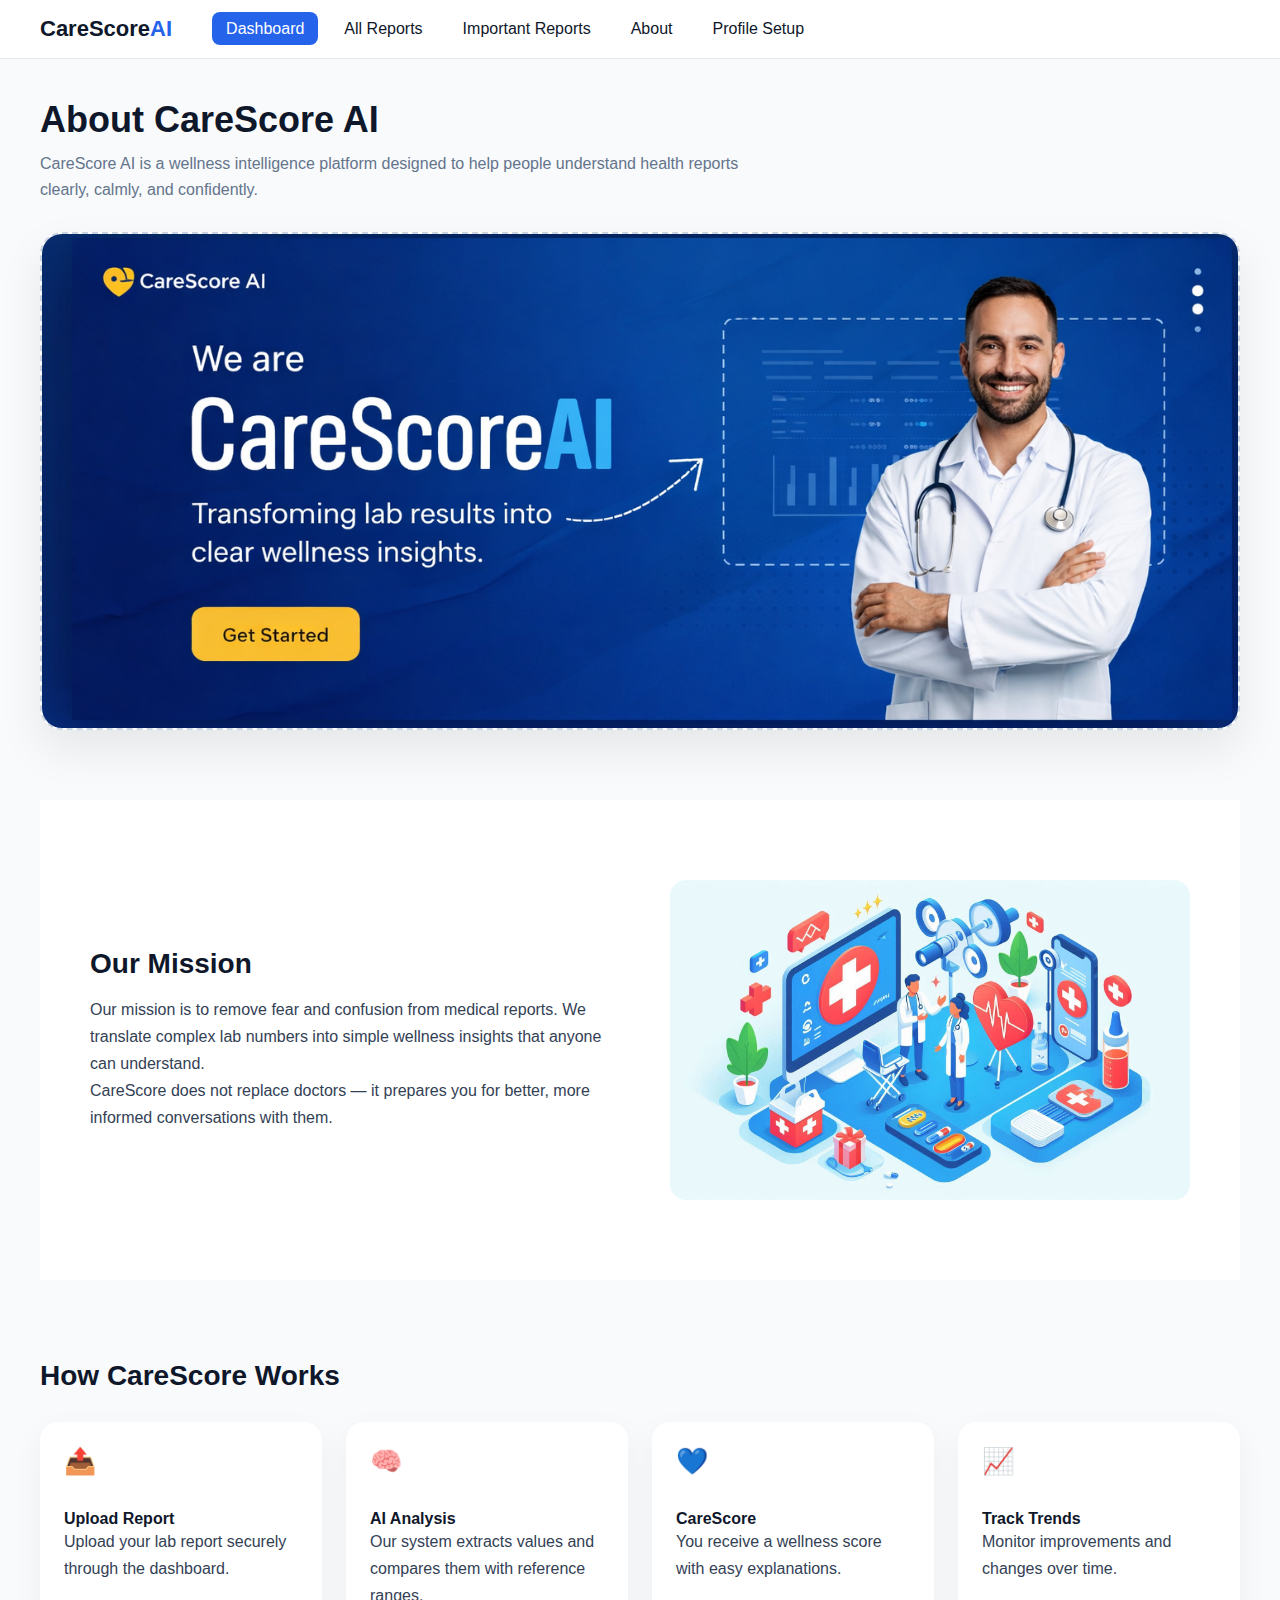
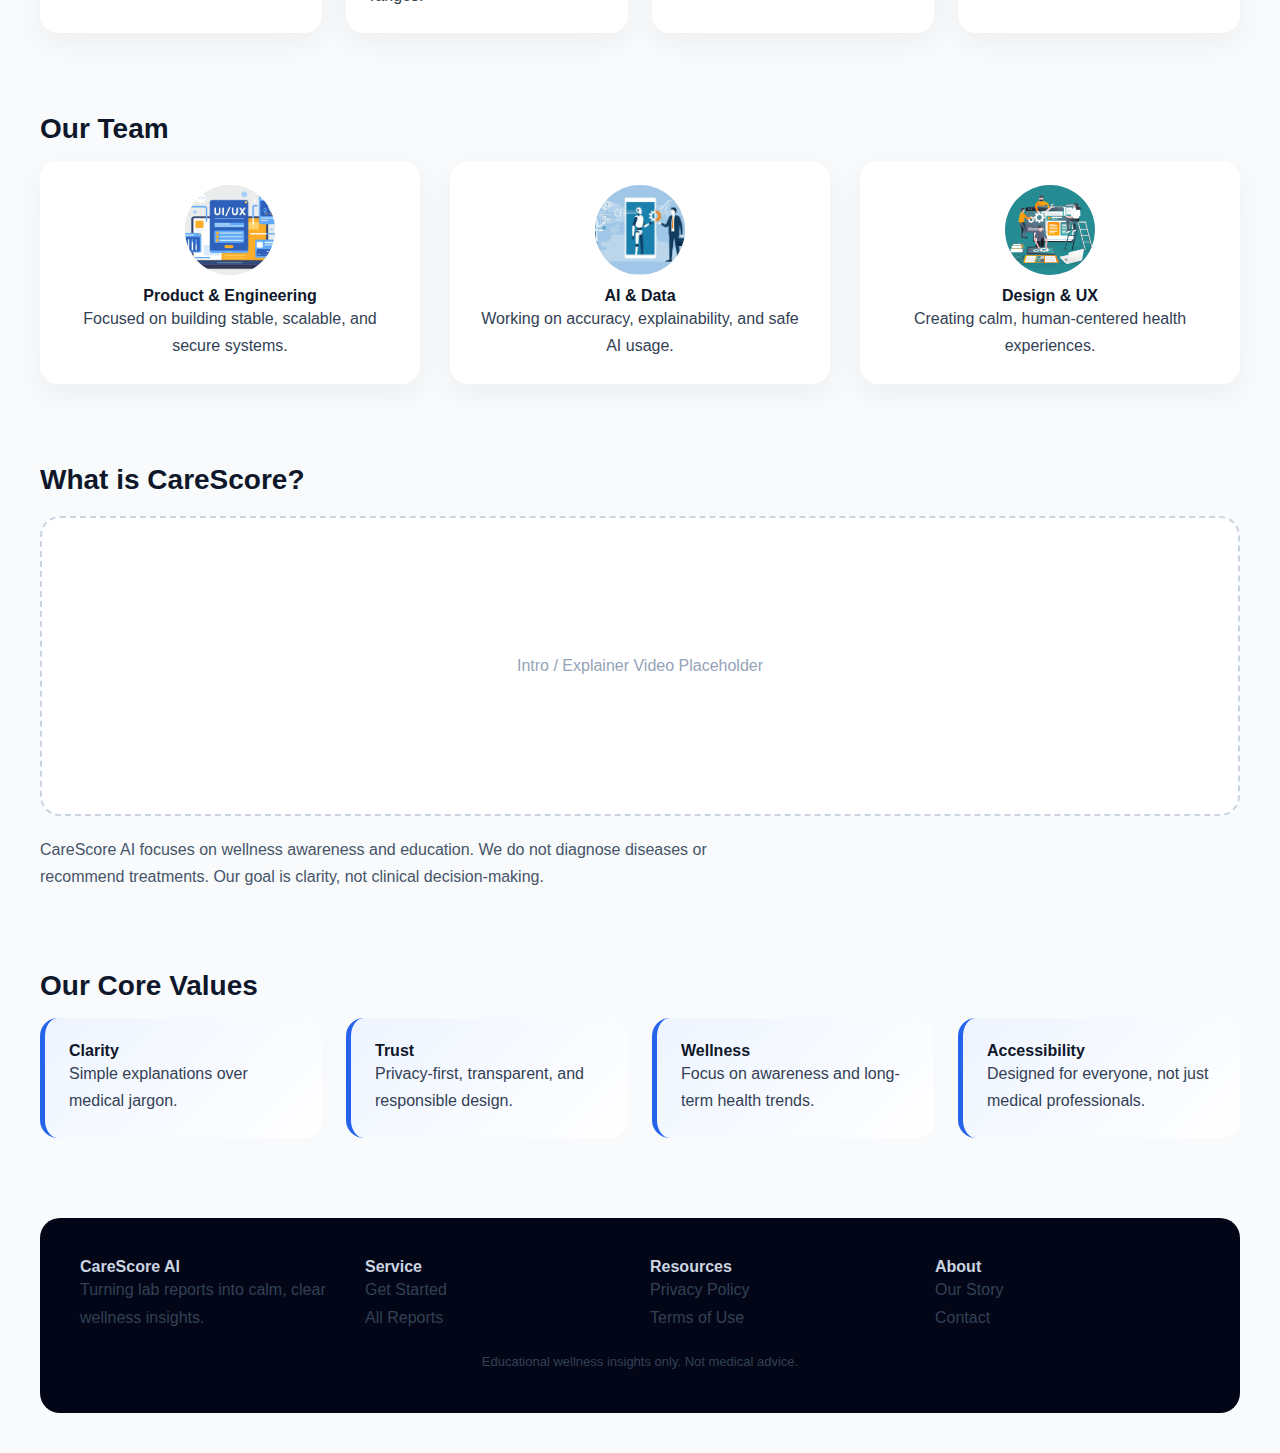
<file: about.html>
<!DOCTYPE html>
<html lang="en">
  <head>
    <meta charset="UTF-8" />
    <title>About | CareScore AI</title>
    <link rel="stylesheet" href="css/about.css" />
  </head>
  <body>
    <header class="navbar">
      <div class="nav-left">
        <div class="brand">CareScore<span>AI</span></div>

        <ul class="nav-menu" id="navMenu">
          <li class="active"><a href="index.html">Dashboard</a></li>
          <li><a href="history.html">All Reports</a></li>
          <li><a href="imp.html">Important Reports</a></li>
          <li><a href="about.html">About</a></li>
          <li><a href="profile.html">Profile Setup</a></li>
        </ul>
      </div>

      <div class="nav-right">
        <span
          id="navUsername"
          class="nav-username"
          style="display: none"
        ></span>
        <a href="login.html" id="loginBtn" style="display: none">Login</a>
        <button id="logoutBtn" class="logout" style="display: none">
          Logout
        </button>
      </div>
    </header>

    <main class="main">
      <section class="page-header">
        <h1>About CareScore AI</h1>
        <p>
          CareScore AI is a wellness intelligence platform designed to help
          people understand health reports clearly, calmly, and confidently.
        </p>

        <div class="hero-image placeholder">
          <img
            src="images\carescore ai banner.png"
            alt="carescore banner"
            srcset=""
          />
        </div>
      </section>

      <section class="mission">
        <div class="mission-grid">
          <div>
            <h2>Our Mission</h2>
            <p>
              Our mission is to remove fear and confusion from medical reports.
              We translate complex lab numbers into simple wellness insights
              that anyone can understand.
            </p>
            <p>
              CareScore does not replace doctors — it prepares you for better,
              more informed conversations with them.
            </p>
          </div>

          <div class="mission-image">
            <img src="images/MedicalExplainerVideoProduction.jpeg" alt="" />
          </div>
        </div>
      </section>

      <section class="how-it-works">
        <h2>How CareScore Works</h2>

        <div class="steps-grid">
          <div class="step-card">
            <div class="step-icon">📤</div>
            <h4>Upload Report</h4>
            <p>Upload your lab report securely through the dashboard.</p>
          </div>

          <div class="step-card">
            <div class="step-icon">🧠</div>
            <h4>AI Analysis</h4>
            <p>
              Our system extracts values and compares them with reference
              ranges.
            </p>
          </div>

          <div class="step-card">
            <div class="step-icon">💙</div>
            <h4>CareScore</h4>
            <p>You receive a wellness score with easy explanations.</p>
          </div>

          <div class="step-card">
            <div class="step-icon">📈</div>
            <h4>Track Trends</h4>
            <p>Monitor improvements and changes over time.</p>
          </div>
        </div>
      </section>

      <!-- TEAM -->
      <section class="team">
        <h2>Our Team</h2>

        <div class="team-grid">
          <div class="team-card">
            <div class="avatar">
              <img src="images/ux-vs-ui.jpg" alt="Product & Engineering Team" />
            </div>
            <h4>Product & Engineering</h4>
            <p>Focused on building stable, scalable, and secure systems.</p>
          </div>

          <div class="team-card">
            <div class="avatar">
              <img
                src="images/business-and-ai-technology-vector-id1192241804-1.jpg"
                alt="Product & Engineering Team"
              />
            </div>
            <h4>AI & Data</h4>
            <p>Working on accuracy, explainability, and safe AI usage.</p>
          </div>

          <div class="team-card">
            <div class="avatar">
              <img
                src="images/Software-Product-Engineering.svg"
                alt="Product & Engineering Team"
              />
            </div>
            <h4>Design & UX</h4>
            <p>Creating calm, human-centered health experiences.</p>
          </div>
        </div>
      </section>

      <!-- VIDEO -->
      <section class="about-video">
        <h2>What is CareScore?</h2>

        <div class="video-box placeholder">
          Intro / Explainer Video Placeholder
        </div>

        <p class="video-text">
          CareScore AI focuses on wellness awareness and education. We do not
          diagnose diseases or recommend treatments. Our goal is clarity, not
          clinical decision-making.
        </p>
      </section>

      <!-- VALUES -->
      <section class="values">
        <h2>Our Core Values</h2>

        <div class="values-grid">
          <div class="value-card">
            <h4>Clarity</h4>
            <p>Simple explanations over medical jargon.</p>
          </div>

          <div class="value-card">
            <h4>Trust</h4>
            <p>Privacy-first, transparent, and responsible design.</p>
          </div>

          <div class="value-card">
            <h4>Wellness</h4>
            <p>Focus on awareness and long-term health trends.</p>
          </div>

          <div class="value-card">
            <h4>Accessibility</h4>
            <p>Designed for everyone, not just medical professionals.</p>
          </div>
        </div>
      </section>

      <!-- FOOTER -->
      <footer class="footer">
        <div class="footer-grid">
          <div>
            <h4>CareScore AI</h4>
            <p>Turning lab reports into calm, clear wellness insights.</p>
          </div>
          <div>
            <h4>Service</h4>
            <p>Get Started</p>
            <p>All Reports</p>
          </div>
          <div>
            <h4>Resources</h4>
            <p>Privacy Policy</p>
            <p>Terms of Use</p>
          </div>
          <div>
            <h4>About</h4>
            <p>Our Story</p>
            <p>Contact</p>
          </div>
        </div>
        <p class="disclaimer">
          Educational wellness insights only. Not medical advice.
        </p>
      </footer>
    </main>
  </body>
</html>
</file>
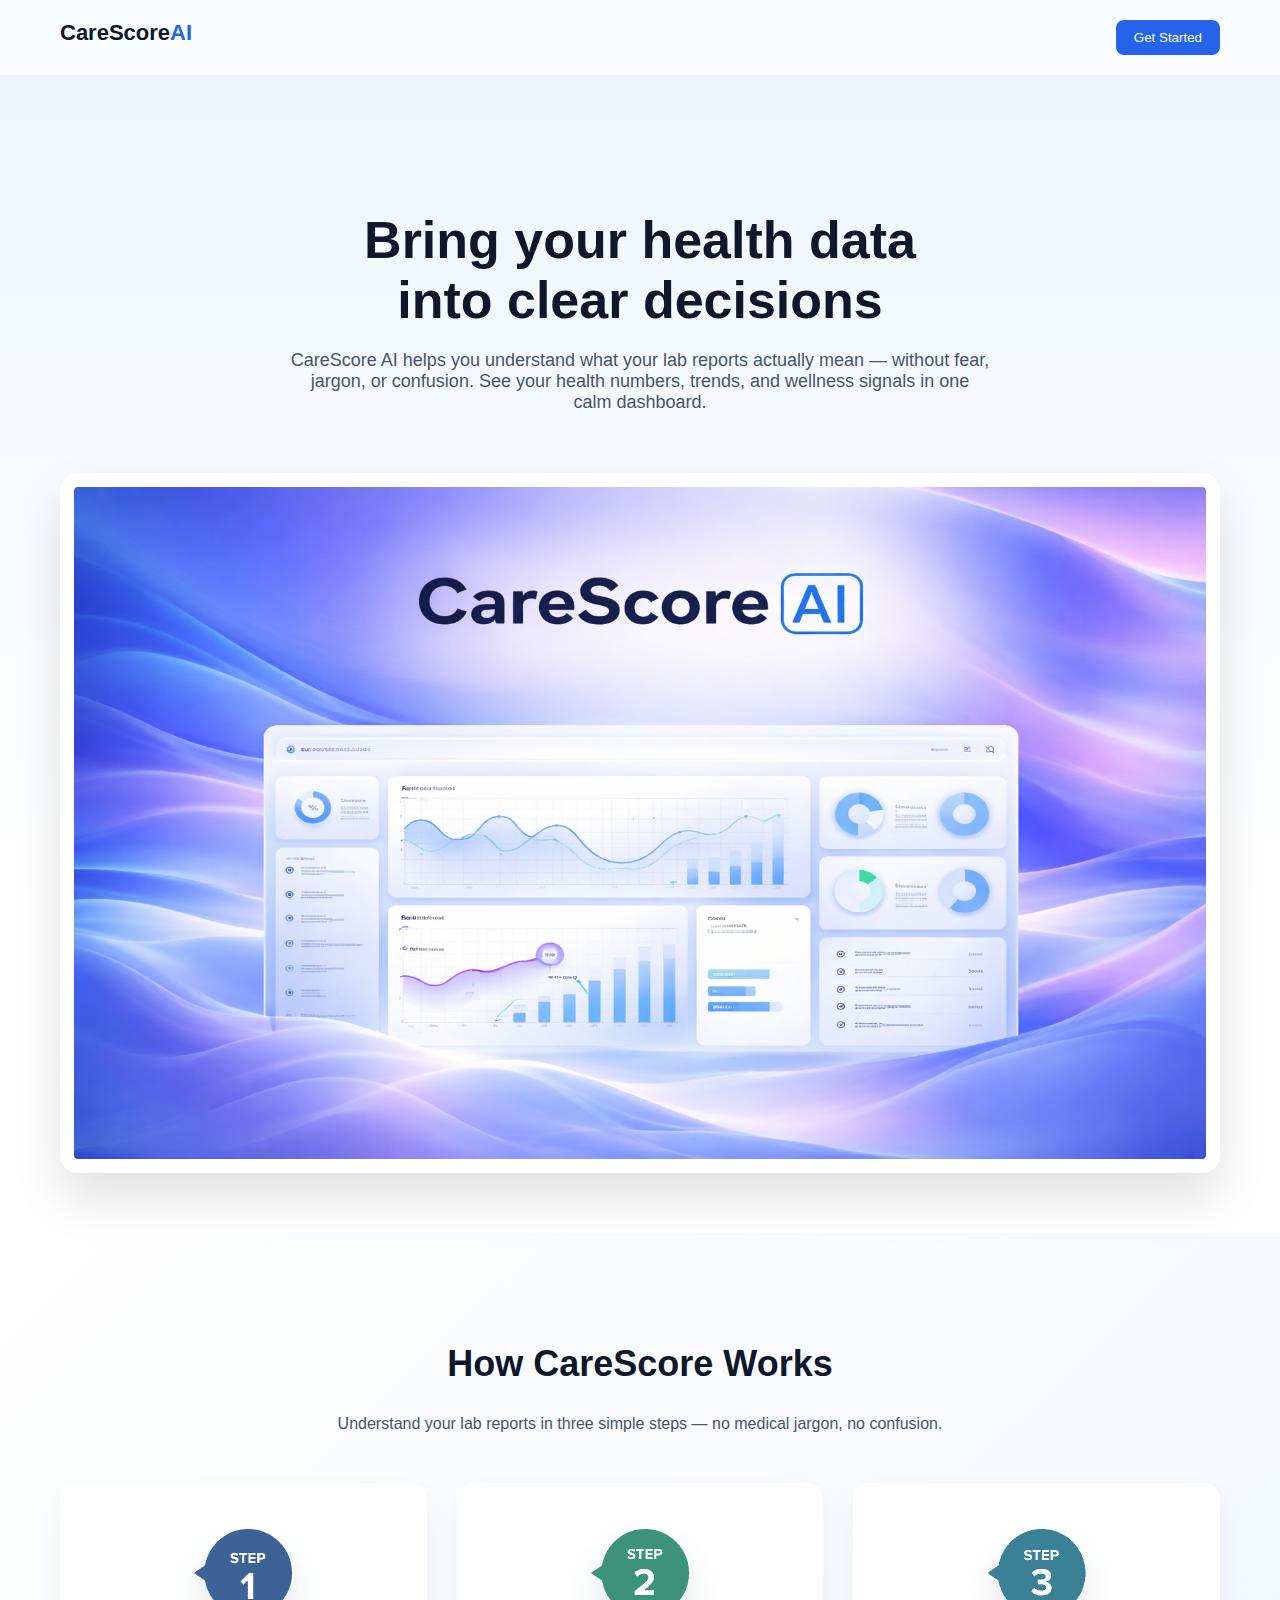
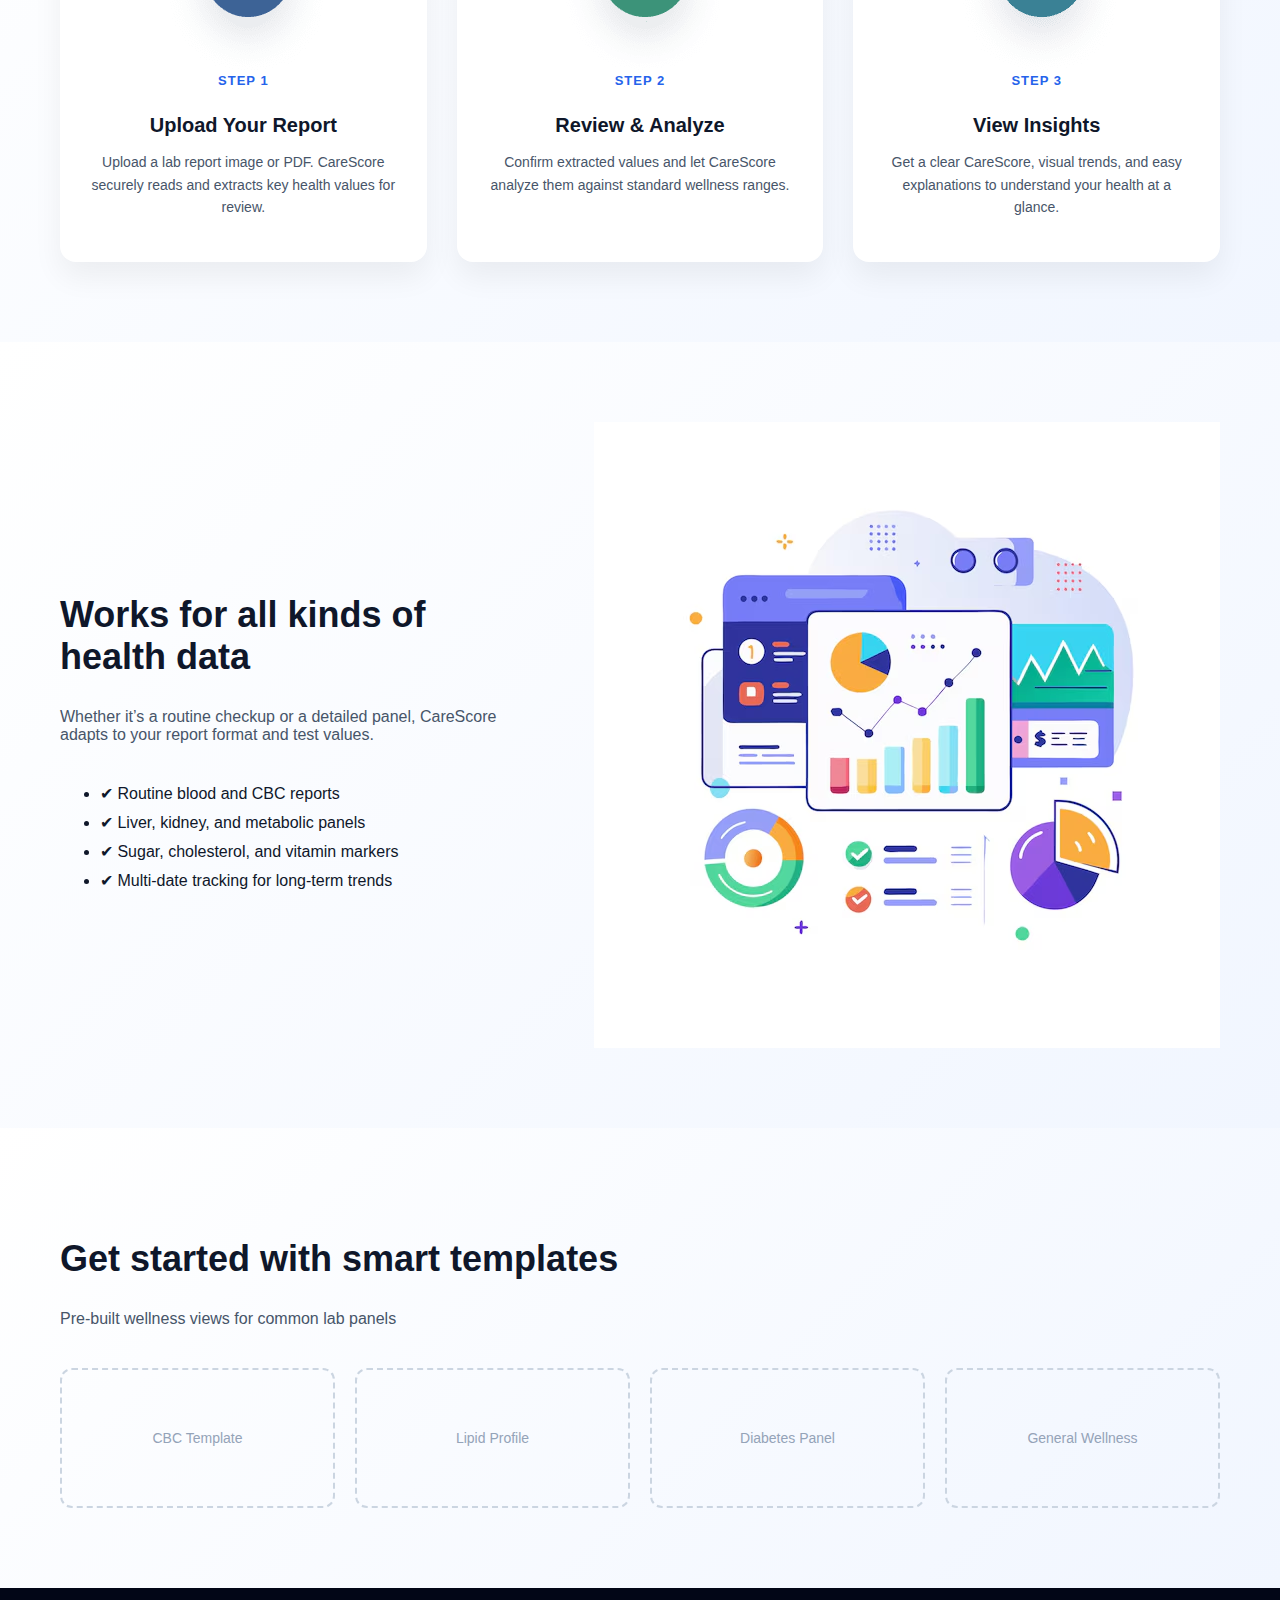
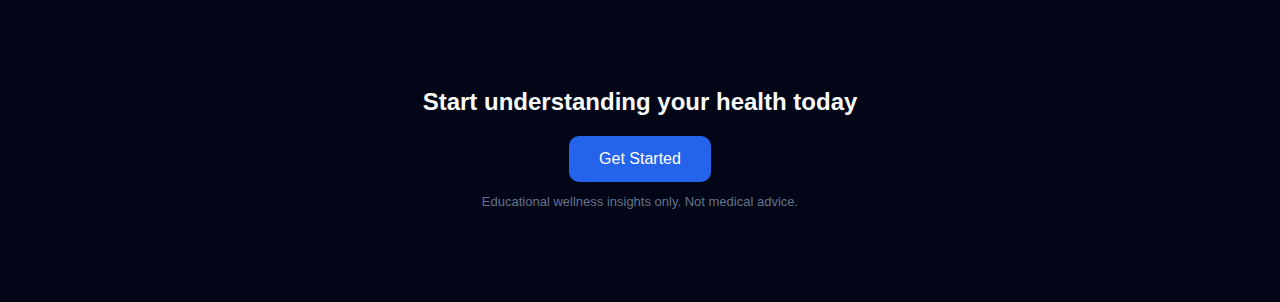
<file: landing.html>
<!DOCTYPE html>
<html lang="en">
  <head>
    <meta charset="UTF-8" />
    <title>CareScore AI</title>
    <link rel="stylesheet" href="css/landing.css" />
  </head>

  <body>
    <nav class="nav">
      <div class="logo">CareScore<span>AI</span></div>
      <div class="nav-actions">
        <button onclick="location.href='login.html'">Get Started</button>
      </div>
    </nav>

    <section class="hero">
      <h1>Bring your health data<br />into clear decisions</h1>
      <p>
        CareScore AI helps you understand what your lab reports actually mean —
        without fear, jargon, or confusion. See your health numbers, trends, and
        wellness signals in one calm dashboard.
      </p>

      <div class="hero-image">
        <img src="images/hero image.png" alt="CareScore AI Dashboard Preview" />
      </div>
    </section>

    <section class="section steps">
      <h2>How CareScore Works</h2>
      <p class="sub">
        Understand your lab reports in three simple steps — no medical jargon,
        no confusion.
      </p>

      <div class="steps-grid">
        <!-- STEP 1 -->
        <div class="step-card">
          <div class="step-image">
            <img src="images\Step1.png" alt="Upload report illustration" />
          </div>

          <h3>Step 1</h3>
          <h4>Upload Your Report</h4>
          <p>
            Upload a lab report image or PDF. CareScore securely reads and
            extracts key health values for review.
          </p>
        </div>

        <div class="step-card">
          <div class="step-image">
            <img src="images\greenstep2.png" alt="Upload report illustration" />
          </div>

          <h3>Step 2</h3>
          <h4>Review & Analyze</h4>
          <p>
            Confirm extracted values and let CareScore analyze them against
            standard wellness ranges.
          </p>
        </div>

        <div class="step-card">
          <div class="step-image">
            <img src="images\step3blue.png" alt="Upload report illustration" />
          </div>

          <h3>Step 3</h3>
          <h4>View Insights</h4>
          <p>
            Get a clear CareScore, visual trends, and easy explanations to
            understand your health at a glance.
          </p>
        </div>
      </div>
    </section>

    <section class="section split">
      <div>
        <h2>Works for all kinds of health data</h2>
        <p class="sub">
          Whether it’s a routine checkup or a detailed panel, CareScore adapts
          to your report format and test values.
        </p>

        <ul>
          <li>✔ Routine blood and CBC reports</li>
          <li>✔ Liver, kidney, and metabolic panels</li>
          <li>✔ Sugar, cholesterol, and vitamin markers</li>
          <li>✔ Multi-date tracking for long-term trends</li>
        </ul>
      </div>

      <div class="data-image">
        <img src="images/image.png" alt="Health data types illustration" />
      </div>
    </section>

    <section class="section">
      <h2>Get started with smart templates</h2>
      <p class="sub">Pre-built wellness views for common lab panels</p>

      <div class="template-grid">
        <div class="template placeholder">CBC Template</div>
        <div class="template placeholder">Lipid Profile</div>
        <div class="template placeholder">Diabetes Panel</div>
        <div class="template placeholder">General Wellness</div>
      </div>
    </section>

    <section class="cta">
      <h2>Start understanding your health today</h2>
      <button onclick="location.href='login.html'">Get Started</button>
      <p class="note">
        Educational wellness insights only. Not medical advice.
      </p>
    </section>
  </body>
</html>
</file>
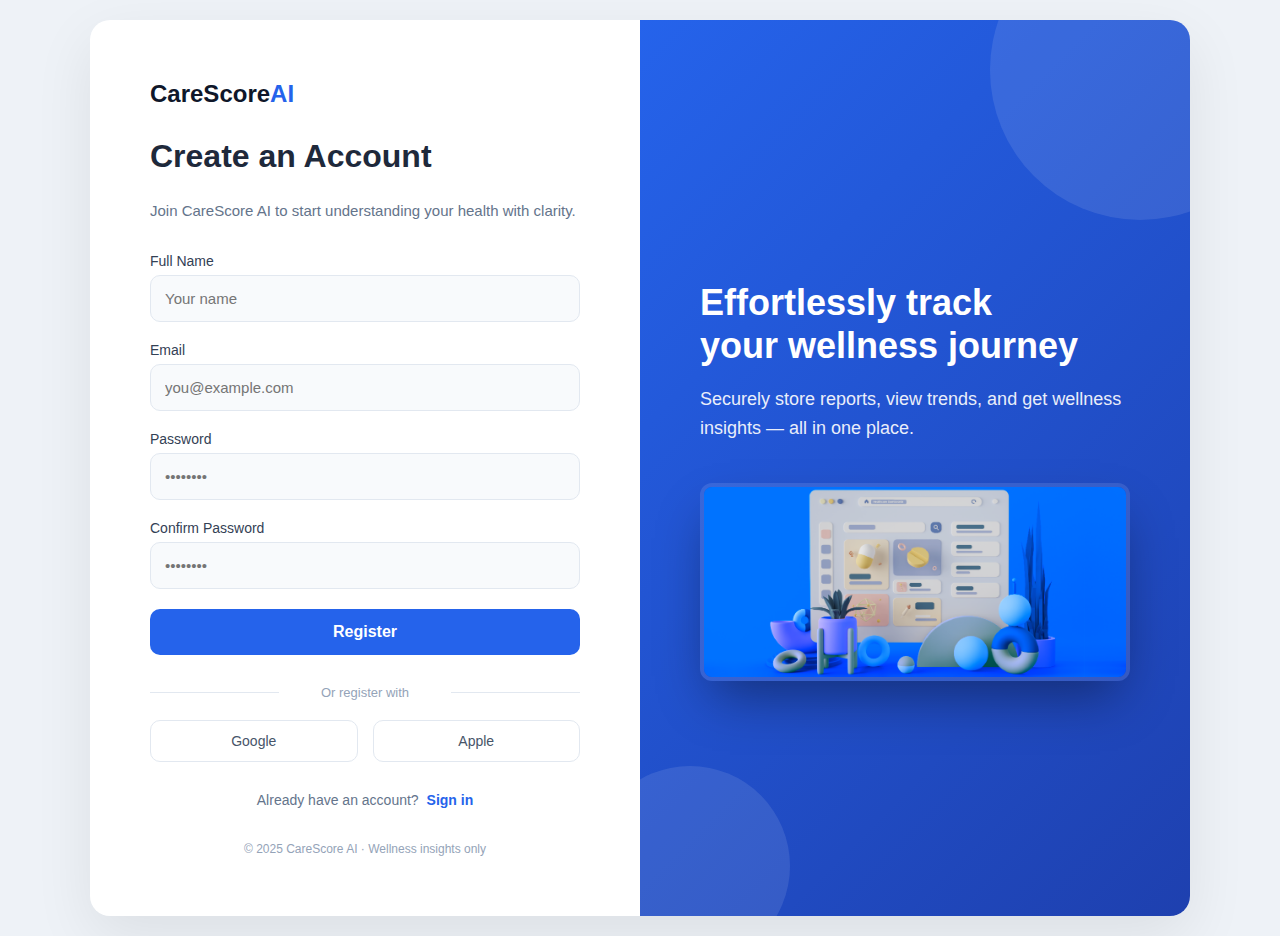
<file: register.html>
<!DOCTYPE html>
<html lang="en">
  <head>
    <meta charset="UTF-8" />
    <meta name="viewport" content="width=device-width, initial-scale=1.0" />
    <title>CareScoreAI | Register</title>
    <link rel="stylesheet" href="css/login.css" />
  </head>
  <body>
    <div class="login-container">
      <div class="login-left">
        <div class="brand">CareScore<span>AI</span></div>

        <h1>Create an Account</h1>
        <p class="subtitle">
          Join CareScore AI to start understanding your health with clarity.
        </p>

        <div
          id="register-message"
          class="auth-message"
          style="display: none; margin-bottom: 10px"
        ></div>

        <form class="login-form" id="registerForm">
          <label for="full-name">Full Name</label>
          <input type="text" id="full-name" placeholder="Your name" required />

          <label for="email">Email</label>
          <input
            type="email"
            id="email"
            placeholder="you@example.com"
            required
          />

          <label for="password">Password</label>
          <input
            type="password"
            id="password"
            placeholder="••••••••"
            required
          />

          <label for="confirm-password">Confirm Password</label>
          <input
            type="password"
            id="confirm-password"
            placeholder="••••••••"
            required
          />

          <button type="submit" id="register-btn">Register</button>

          <div class="divider">Or register with</div>

          <div class="social-login">
            <button type="button" class="social google">Google</button>
            <button type="button" class="social apple">Apple</button>
          </div>

          <p class="register">
            Already have an account?
            <a href="login.html">Sign in</a>
          </p>
        </form>

        <footer>© 2025 CareScore AI · Wellness insights only</footer>
      </div>

      <div class="login-right">
        <div class="right-content">
          <h2>Effortlessly track<br />your wellness journey</h2>
          <p>
            Securely store reports, view trends, and get wellness insights — all
            in one place.
          </p>
          <img
            src="images/Healthcare-dashboard.webp"
            class="dashboard-img"
            alt="CareScore Dashboard Preview"
          />
        </div>
      </div>
    </div>

    <script src="js/auth.js"></script>
  </body>
</html>
</file>
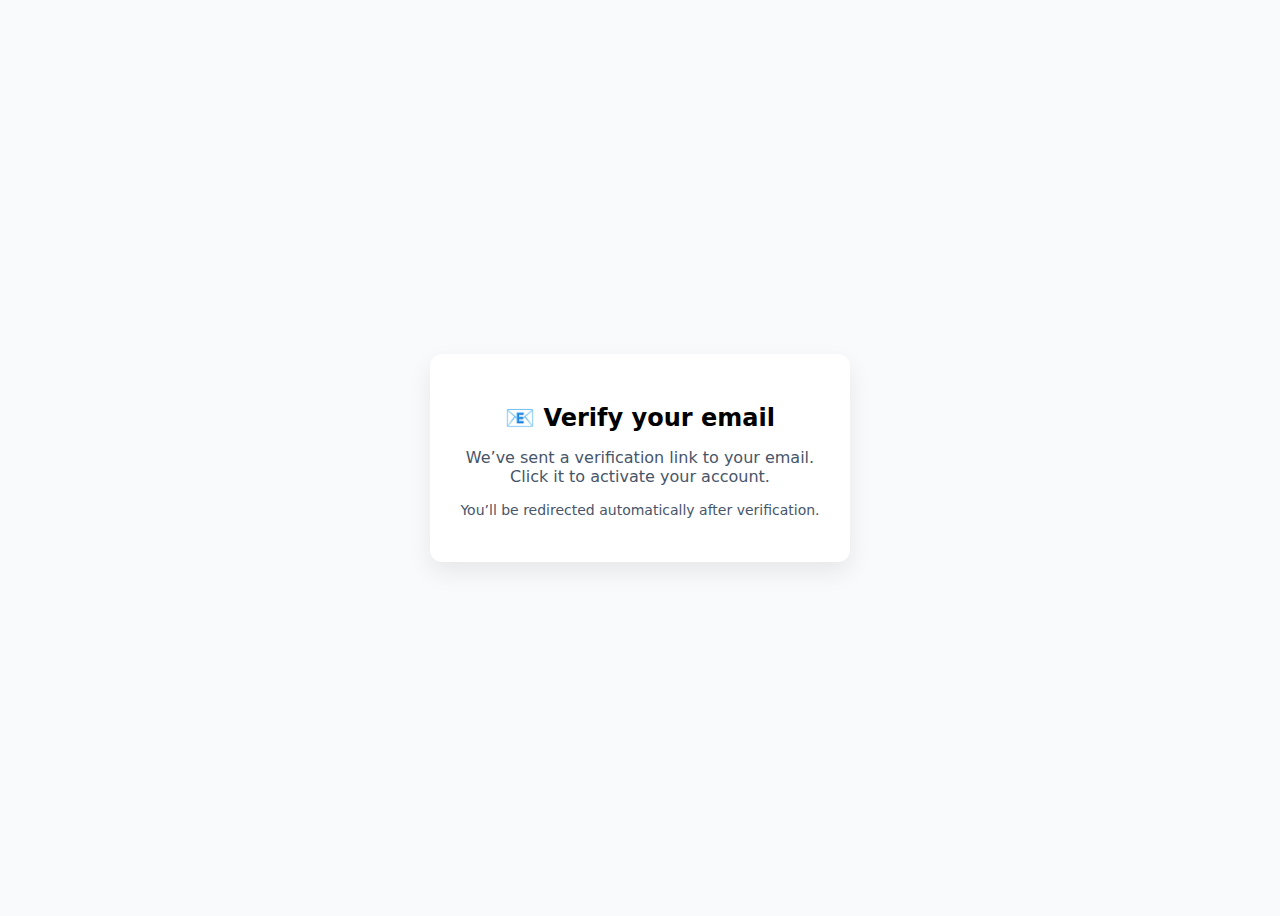
<file: verify.html>
<!DOCTYPE html>
<html lang="en">
  <head>
    <meta charset="UTF-8" />
    <title>Verify Your Email</title>
    <style>
      body {
        font-family: system-ui;
        display: flex;
        align-items: center;
        justify-content: center;
        height: 100vh;
        background: #f8fafc;
      }
      .box {
        background: white;
        padding: 30px;
        border-radius: 12px;
        text-align: center;
        max-width: 400px;
        box-shadow: 0 10px 25px rgba(0, 0, 0, 0.08);
      }
      h2 {
        margin-bottom: 10px;
      }
      p {
        color: #475569;
      }
    </style>
  </head>
  <body>
    <div class="box">
      <h2>📧 Verify your email</h2>
      <p>
        We’ve sent a verification link to your email.<br />
        Click it to activate your account.
      </p>
      <p style="margin-top: 15px; font-size: 14px">
        You’ll be redirected automatically after verification.
      </p>
    </div>
  </body>
</html>
</file>
<file: css/about.css>
* {
  box-sizing: border-box;
  margin: 0;
  padding: 0;
}

body {
  font-family: Inter, Arial, sans-serif;
  background: #f8fafc;
  color: #0f172a;
}

.navbar {
  background: white;
  border-bottom: 1px solid #e2e8f0;
  padding: 16px 40px;
  display: flex;
  justify-content: space-between;
  align-items: center;
}

.brand {
  font-size: 22px;
  font-weight: 700;
}

.brand span {
  color: #2563eb;
}

.nav-left {
  display: flex;
  align-items: center;
  gap: 40px;
}

.nav-menu {
  list-style: none;
  display: flex;
  gap: 12px;
  padding: 0;
  margin: 0;
}

.nav-menu li a {
  text-decoration: none;
  padding: 8px 14px;
  border-radius: 8px;
  color: #0f172a;
  font-weight: 500;
  transition: all 0.2s;
}

.nav-menu li.active a,
.nav-menu li a:hover {
  background: #2563eb;
  color: white;
}

.nav-right {
  display: flex;
  align-items: center;
  gap: 15px;
}

.nav-username {
  font-size: 14px;
  font-weight: 600;
  color: #334155;
}

.logout {
  background: #fff;
  color: #ef4444;
  border: 1px solid #fee2e2;
  padding: 8px 16px;
  border-radius: 8px;
  cursor: pointer;
  font-weight: 500;
  transition: all 0.2s;
}

.logout:hover {
  background: #fef2f2;
}

.main {
  padding: 40px;
}

.page-header {
  margin-bottom: 70px;
}

.page-header h1 {
  font-size: 36px;
  margin-bottom: 10px;
}

.page-header p {
  max-width: 720px;
  color: #64748b;
  line-height: 1.6;
}

.hero-image {
  width: 100%;
  max-width: 1200px;
  margin: 30px auto 0;
  border-radius: 22px;
  overflow: hidden;
  background: #ffffff;
  box-shadow: 0 20px 45px rgba(0, 0, 0, 0.08);
}

.hero-image img {
  width: 100%;
  height: auto;
  display: block;
  object-fit: contain;
}

section {
  margin-bottom: 80px;
}

h2 {
  font-size: 28px;
  margin-bottom: 16px;
}

h3 {
  font-size: 22px;
  margin-bottom: 10px;
}

p {
  line-height: 1.7;
  color: #334155;
}

.placeholder {
  border: 2px dashed #cbd5e1;
  background: #ffffff;
  color: #94a3b8;
  display: flex;
  align-items: center;
  justify-content: center;
  font-weight: 500;
}

.mission {
  padding: 80px 40px;
  background: #ffffff;
}

.mission-grid {
  max-width: 1100px;
  margin: auto;
  display: grid;
  grid-template-columns: 1fr 1fr;
  gap: 60px;
  align-items: center;
}

.mission-image {
  width: 100%;
  height: 320px;
  border-radius: 16px;
  overflow: hidden;
  background: #f1f5f9;
}

.mission-image img {
  width: 100%;
  height: 100%;
  object-fit: cover;
  object-position: center;
  display: block;
}

.steps-grid {
  display: grid;
  grid-template-columns: repeat(4, 1fr);
  gap: 24px;
  margin-top: 30px;
}

.step-card {
  background: #ffffff;
  padding: 24px;
  border-radius: 18px;
  box-shadow: 0 10px 30px rgba(0, 0, 0, 0.05);
  transition: transform 0.2s ease;
}

.step-card:hover {
  transform: translateY(-4px);
}

.step-icon {
  font-size: 26px;
  width: 50px;
  height: 50px;
  border-radius: 14px;
  margin-bottom: 14px;
}

.team-grid {
  display: grid;
  grid-template-columns: repeat(3, 1fr);
  gap: 30px;
}

.team-card {
  background: #ffffff;
  padding: 24px;
  border-radius: 18px;
  text-align: center;
  box-shadow: 0 10px 30px rgba(0, 0, 0, 0.05);
}

.avatar {
  width: 90px;
  height: 90px;
  margin: 0 auto 12px;
  border-radius: 50%;
  overflow: hidden;
  background: #e5e7eb;
}

.avatar img {
  width: 100%;
  height: 100%;
  object-fit: cover;
}

.video-box {
  height: 300px;
  border-radius: 20px;
  margin: 20px 0;
}

.video-text {
  max-width: 720px;
  color: #475569;
}

.values-grid {
  display: grid;
  grid-template-columns: repeat(4, 1fr);
  gap: 24px;
}

.value-card {
  background: linear-gradient(135deg, #eef4ff, #ffffff);
  padding: 24px;
  border-radius: 18px;
  border-left: 5px solid #2563eb;
}

.footer {
  background: #020617;
  color: #cbd5e1;
  padding: 40px;
  border-radius: 20px;
  margin-top: 40px;
}

.footer-grid {
  display: grid;
  grid-template-columns: repeat(4, 1fr);
  gap: 20px;
}

.disclaimer {
  text-align: center;
  font-size: 13px;
  margin-top: 20px;
}

.image {
  width: 220px;
  height: 140px;
}

.link {
  color: #2563eb;
  cursor: pointer;
}
</file>
<file: css/landing.css>
* {
  box-sizing: border-box;
}

:root {
  --blue-soft: #2563eb;
  --blue-light: #e0ecff;
  --white: #ffffff;
  --black: #020617;
}

body {
  margin: 0;
  font-family: Inter, Arial, sans-serif;
  color: #0f172a;
  background: linear-gradient(
    180deg,
    #f8fbff 0%,
    #ffffff 40%,
    #eef4ff 100%
  );
}

/* NAV */
.nav {
  display: flex;
  justify-content: space-between;
  padding: 20px 60px;
}

.logo {
  font-weight: 700;
  font-size: 22px;
}

.logo span {
  color: #2563eb;
}

.nav-actions a {
  margin-right: 20px;
  text-decoration: none;
  color: #334155;
}

.nav-actions button {
  padding: 10px 18px;
  border-radius: 8px;
  border: none;
  background: #2563eb;
  color: white;
  cursor: pointer;
}

/* HERO */
.hero {
  padding: 100px 60px 60px;
  text-align: center;
  background: linear-gradient(
    180deg,
    #eff6ff 0%,
    #ffffff 70%
  );
}

.hero h1 {
  font-size: 52px;
  margin-bottom: 20px;
}

.hero p {
  font-size: 18px;
  color: #475569;
  max-width: 700px;
  margin: auto;
}

.hero-image {
  margin: 60px auto 0;
  max-width: 1200px;
  width: 100%;
  display: flex;
  justify-content: center;
}

.hero-image img {
  width: 100%;
  max-height: 700px;
  border-radius: 18px;
  background: white;
  padding: 14px;
  box-shadow: 0 25px 50px rgba(0, 0, 0, 0.12);
}
/* LOGOS */
.logos {
  margin-top: 30px;
}

.logo-row {
  display: flex;
  justify-content: center;
  gap: 20px;
}

.logo-box {
  padding: 12px 18px;
  border: 1px dashed #cbd5e1;
  border-radius: 8px;
  font-size: 14px;
}

/* SECTIONS */
.section {
  padding: 80px 60px;
  background: linear-gradient(
    135deg,
    #ffffff 0%,
    #f1f6ff 100%
  );
}

.section h2 {
  font-size: 36px;
}

.sub {
  color: #475569;
  margin-bottom: 40px;
}

/* HOW IT WORKS / STEPS */
.steps {
  text-align: center;
}

.steps-grid {
  display: grid;
  grid-template-columns: repeat(3, 1fr);
  gap: 30px;
  margin-top: 50px;
}

.step-card {
  background: #ffffff;
  border-radius: 16px;
  padding: 30px 25px;
  box-shadow: 0 15px 30px rgba(0,0,0,0.06);
}

.step-card h3 {
  font-size: 13px;
  color: #2563eb;
  letter-spacing: 1px;
  margin-bottom: 6px;
  text-transform: uppercase;
}

.step-card h4 {
  font-size: 20px;
  margin-bottom: 12px;
  color: #0f172a;
}

.step-card p {
  font-size: 14px;
  color: #475569;
  line-height: 1.6;
}

/* Step image placeholder */
.step-image {
  height: 140px;
  border-radius: 12px;
  margin-bottom: 20px;
}


/* SPLIT */
.split {
  display: flex;
  gap: 60px;
  align-items: center;
  justify-content:space-around;
  flex-wrap: wrap;
}

.split ul li {
  margin-bottom: 10px;
}

.split > div {
  flex: 1 1 420px;
}

.data-image {
  flex: 1 1 420px;
  display: flex;
  justify-content: center;
}


/* TEMPLATES */
.template-grid {
  display: grid;
  grid-template-columns: repeat(4, 1fr);
  gap: 20px;
}

.template {
  height: 140px;
  border-radius: 12px;
}

/* PLACEHOLDER */
.placeholder {
  border: 2px dashed #cbd5e1;
  display: flex;
  align-items: center;
  justify-content: center;
  color: #94a3b8;
  font-size: 14px;
}

.tall {
  height: 300px;
}

/* CTA */
.cta {
  padding: 80px 60px;
  text-align: center;
  background: linear-gradient(
    180deg,
    #020617 0%,
    #020617 100%
  );
  color: #f8fafc;
}


.cta button {
  padding: 14px 30px;
  font-size: 16px;
  background: #2563eb;
  border: none;
  color: white;
  border-radius: 10px;
  cursor: pointer;
}

.note {
  margin-top: 12px;
  font-size: 13px;
  color: #64748b;
}
</file>
<file: css/login.css>
* {
  box-sizing: border-box;
}

body {
  margin: 0;
  font-family: 'Inter', Arial, sans-serif;
  background: #eef2f7;
  display: flex;
  align-items: center;
  justify-content: center;
  min-height: 100vh;
}

/* MAIN CONTAINER */
.login-container {
  display: flex;
  width: 100%;
  max-width: 1100px; /* Slightly tighter for better focus */
  background: white;
  border-radius: 20px;
  box-shadow: 0 20px 60px rgba(0, 0, 0, 0.08);
  overflow: hidden;
  margin: 20px;
  min-height: 650px;
}

/* LEFT SIDE (Form) */
.login-left {
  flex: 1;
  padding: 60px;
  display: flex;
  flex-direction: column;
  justify-content: center; /* Centers content vertically */
}

.brand {
  font-size: 24px;
  font-weight: 800;
  margin-bottom: 30px;
  color: #0f172a;
}

.brand span {
  color: #2563eb;
}

.login-left h1 {
  font-size: 32px;
  font-weight: 700;
  margin: 0 0 10px 0;
  color: #1e293b;
}

.subtitle {
  color: #64748b;
  margin-bottom: 30px;
  font-size: 15px;
  line-height: 1.5;
}

/* FORM ELEMENTS */
.login-form label {
  display: block;
  font-size: 14px;
  font-weight: 500;
  color: #334155;
  margin-bottom: 6px;
}

.login-form input {
  width: 100%;
  padding: 14px;
  margin-bottom: 20px;
  border-radius: 10px;
  border: 1px solid #e2e8f0;
  background: #f8fafc;
  font-size: 15px;
  transition: all 0.2s ease;
}

.login-form input:focus {
  outline: none;
  border-color: #2563eb;
  background: white;
  box-shadow: 0 0 0 3px rgba(37, 99, 235, 0.1);
}

.form-row {
  display: flex;
  justify-content: space-between;
  align-items: center;
  font-size: 13px;
  margin-bottom: 24px;
}

.forgot {
  color: #2563eb;
  font-weight: 500;
  text-decoration: none;
}

.forgot:hover {
  text-decoration: underline;
}

/* BUTTONS */
button {
  width: 100%;
  padding: 14px;
  border: none;
  border-radius: 10px;
  font-size: 16px;
  font-weight: 600;
  cursor: pointer;
  transition: transform 0.1s ease, background 0.2s;
}

button[type="submit"], #verify-otp-btn {
  background: #2563eb;
  color: white;
}

button[type="submit"]:hover, #verify-otp-btn:hover {
  background: #1d4ed8;
}

button:active {
  transform: scale(0.98);
}

/* Secondary Button (Send OTP) */
.secondary-btn {
  background: #eff6ff;
  color: #2563eb;
  border: 1px solid #bfdbfe;
}

.secondary-btn:hover {
  background: #dbeafe;
}

/* STATUS MESSAGES (Success/Error) */
.auth-message {
  padding: 12px;
  border-radius: 8px;
  font-size: 14px;
  text-align: center;
  margin-bottom: 20px;
}

/* DIVIDER */
.divider {
  text-align: center;
  margin: 30px 0 20px;
  font-size: 13px;
  color: #94a3b8;
  position: relative;
}

.divider::before, .divider::after {
  content: "";
  position: absolute;
  top: 50%;
  width: 30%;
  height: 1px;
  background: #e2e8f0;
}

.divider::before { left: 0; }
.divider::after { right: 0; }

/* SOCIAL LOGIN */
.social-login {
  display: flex;
  gap: 15px;
}

.social {
  padding: 12px;
  border-radius: 10px;
  border: 1px solid #e2e8f0;
  background: white;
  color: #475569;
  font-size: 14px;
  font-weight: 500;
}

.social:hover {
  background: #f8fafc;
  border-color: #cbd5e1;
}

/* REGISTER LINK */
.register {
  margin-top: 30px;
  text-align: center;
  font-size: 14px;
  color: #64748b;
}

.register a {
  color: #2563eb;
  font-weight: 600;
  text-decoration: none;
  margin-left: 4px;
}

footer {
  margin-top: auto;
  font-size: 12px;
  color: #94a3b8;
  text-align: center;
  padding-top: 20px;
}

/* RIGHT SIDE (Image/Gradient) */
.login-right {
  flex: 1;
  background: linear-gradient(135deg, #2563eb, #1e40af);
  color: white;
  padding: 60px;
  display: flex;
  flex-direction: column;
  justify-content: center;
  position: relative;
  overflow: hidden;
}

/* Abstract shapes for background interest */
.login-right::before {
  content: "";
  position: absolute;
  top: -100px;
  right: -100px;
  width: 300px;
  height: 300px;
  background: rgba(255, 255, 255, 0.1);
  border-radius: 50%;
}

.login-right::after {
  content: "";
  position: absolute;
  bottom: -50px;
  left: -50px;
  width: 200px;
  height: 200px;
  background: rgba(255, 255, 255, 0.1);
  border-radius: 50%;
}

.right-content {
  position: relative;
  z-index: 2;
}

.right-content h2 {
  font-size: 36px;
  font-weight: 700;
  margin-bottom: 16px;
  line-height: 1.2;
}

.right-content p {
  font-size: 18px;
  opacity: 0.9;
  margin-bottom: 40px;
  line-height: 1.6;
}

.dashboard-img {
  width: 100%;
  border-radius: 12px;
  box-shadow: 0 25px 50px -12px rgba(0, 0, 0, 0.4);
  border: 4px solid rgba(255, 255, 255, 0.1);
}

/* RESPONSIVE DESIGN */
@media (max-width: 900px) {
  .login-container {
    flex-direction: column;
    height: auto;
    margin: 0;
    border-radius: 0;
    box-shadow: none;
  }

  .login-right {
    display: none; /* Hide image on mobile for simpler view */
  }

  .login-left {
    padding: 40px 20px;
  }
}
</file>
